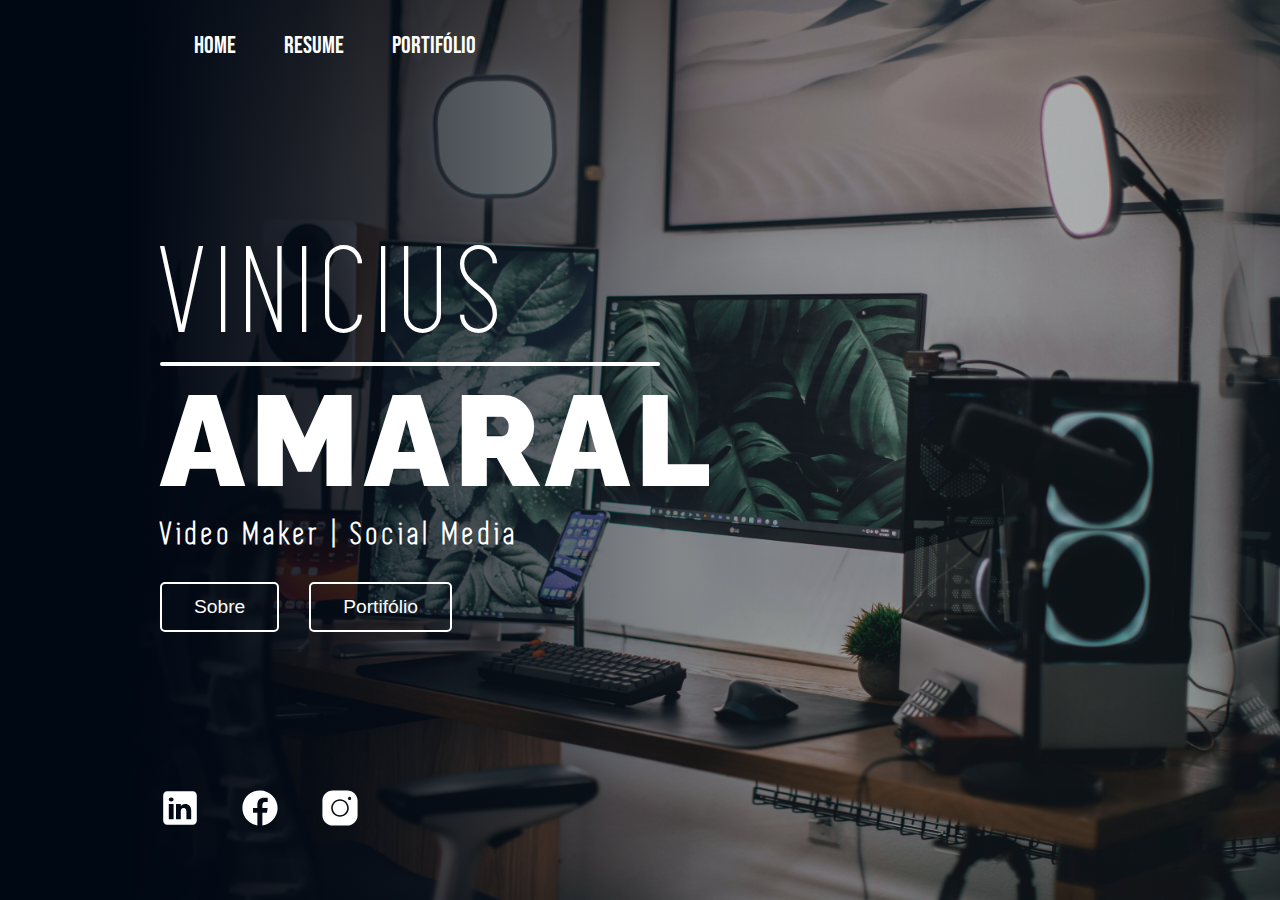
<file: index.html>
<!DOCTYPE html>
<html lang="en">
<head>
    <meta charset="UTF-8">
    <meta name="viewport" content="width=device-width, initial-scale=1.0">
    <title>Por favor da certo agora</title>
    <link rel="stylesheet" href="css/index.css">
</head>
<body>
    <header>
        <nav>
        <span><a href="index.html">Home</a></span>
        <span><a href="about.html">Resume</a></span>
        <span><a href="port.html">Portifólio</a></span>
        </nav>

    </header>
    <section>
        <div id="titulo">
            <h1>
                VINICIUS
            </h1>
            <hr>
            <h1>
                AMARAL
            </h1>
            <h1>Video Maker | Social Media</h1>
        </div>
            <div id="botoes">
                <button type="button" class="botao" onclick="about()">Sobre</button>
                <button type="button" class="botao" onclick="port()">Portifólio</button>
            </div>
    </section>
    <footer>
        <div id="redes">
            <a href=""><svg xmlns="http://www.w3.org/2000/svg" x="0px" y="0px" width="40" height="40" viewBox="0,0,256,256">
<g fill="#ffffff" fill-rule="nonzero" stroke="none" stroke-width="1" stroke-linecap="butt" stroke-linejoin="miter" stroke-miterlimit="10" stroke-dasharray="" stroke-dashoffset="0" font-family="none" font-weight="none" font-size="none" text-anchor="none" style="mix-blend-mode: normal"><g transform="scale(5.12,5.12)"><path d="M41,4h-32c-2.76,0 -5,2.24 -5,5v32c0,2.76 2.24,5 5,5h32c2.76,0 5,-2.24 5,-5v-32c0,-2.76 -2.24,-5 -5,-5zM17,20v19h-6v-19zM11,14.47c0,-1.4 1.2,-2.47 3,-2.47c1.8,0 2.93,1.07 3,2.47c0,1.4 -1.12,2.53 -3,2.53c-1.8,0 -3,-1.13 -3,-2.53zM39,39h-6c0,0 0,-9.26 0,-10c0,-2 -1,-4 -3.5,-4.04h-0.08c-2.42,0 -3.42,2.06 -3.42,4.04c0,0.91 0,10 0,10h-6v-19h6v2.56c0,0 1.93,-2.56 5.81,-2.56c3.97,0 7.19,2.73 7.19,8.26z"></path></g></g>
</svg></a>
            <a href=""><svg xmlns="http://www.w3.org/2000/svg" x="0px" y="0px" width="40" height="40" viewBox="0,0,256,256">
<g fill="#ffffff" fill-rule="nonzero" stroke="none" stroke-width="1" stroke-linecap="butt" stroke-linejoin="miter" stroke-miterlimit="10" stroke-dasharray="" stroke-dashoffset="0" font-family="none" font-weight="none" font-size="none" text-anchor="none" style="mix-blend-mode: normal"><g transform="scale(5.12,5.12)"><path d="M25,3c-12.15,0 -22,9.85 -22,22c0,11.03 8.125,20.137 18.712,21.728v-15.897h-5.443v-5.783h5.443v-3.848c0,-6.371 3.104,-9.168 8.399,-9.168c2.536,0 3.877,0.188 4.512,0.274v5.048h-3.612c-2.248,0 -3.033,2.131 -3.033,4.533v3.161h6.588l-0.894,5.783h-5.694v15.944c10.738,-1.457 19.022,-10.638 19.022,-21.775c0,-12.15 -9.85,-22 -22,-22z"></path></g></g>
</svg></a>
            <a href=""><svg xmlns="http://www.w3.org/2000/svg" x="0px" y="0px" width="40" height="40" viewBox="0,0,256,256">
<g fill="#ffffff" fill-rule="nonzero" stroke="none" stroke-width="1" stroke-linecap="butt" stroke-linejoin="miter" stroke-miterlimit="10" stroke-dasharray="" stroke-dashoffset="0" font-family="none" font-weight="none" font-size="none" text-anchor="none" style="mix-blend-mode: normal"><g transform="scale(5.12,5.12)"><path d="M16,3c-7.17,0 -13,5.83 -13,13v18c0,7.17 5.83,13 13,13h18c7.17,0 13,-5.83 13,-13v-18c0,-7.17 -5.83,-13 -13,-13zM37,11c1.1,0 2,0.9 2,2c0,1.1 -0.9,2 -2,2c-1.1,0 -2,-0.9 -2,-2c0,-1.1 0.9,-2 2,-2zM25,14c6.07,0 11,4.93 11,11c0,6.07 -4.93,11 -11,11c-6.07,0 -11,-4.93 -11,-11c0,-6.07 4.93,-11 11,-11zM25,16c-4.96,0 -9,4.04 -9,9c0,4.96 4.04,9 9,9c4.96,0 9,-4.04 9,-9c0,-4.96 -4.04,-9 -9,-9z"></path></g></g>
</svg></a>
        </div>
    </footer>
    <script src="script/index.js"></script>
</body>
</html>
</file>
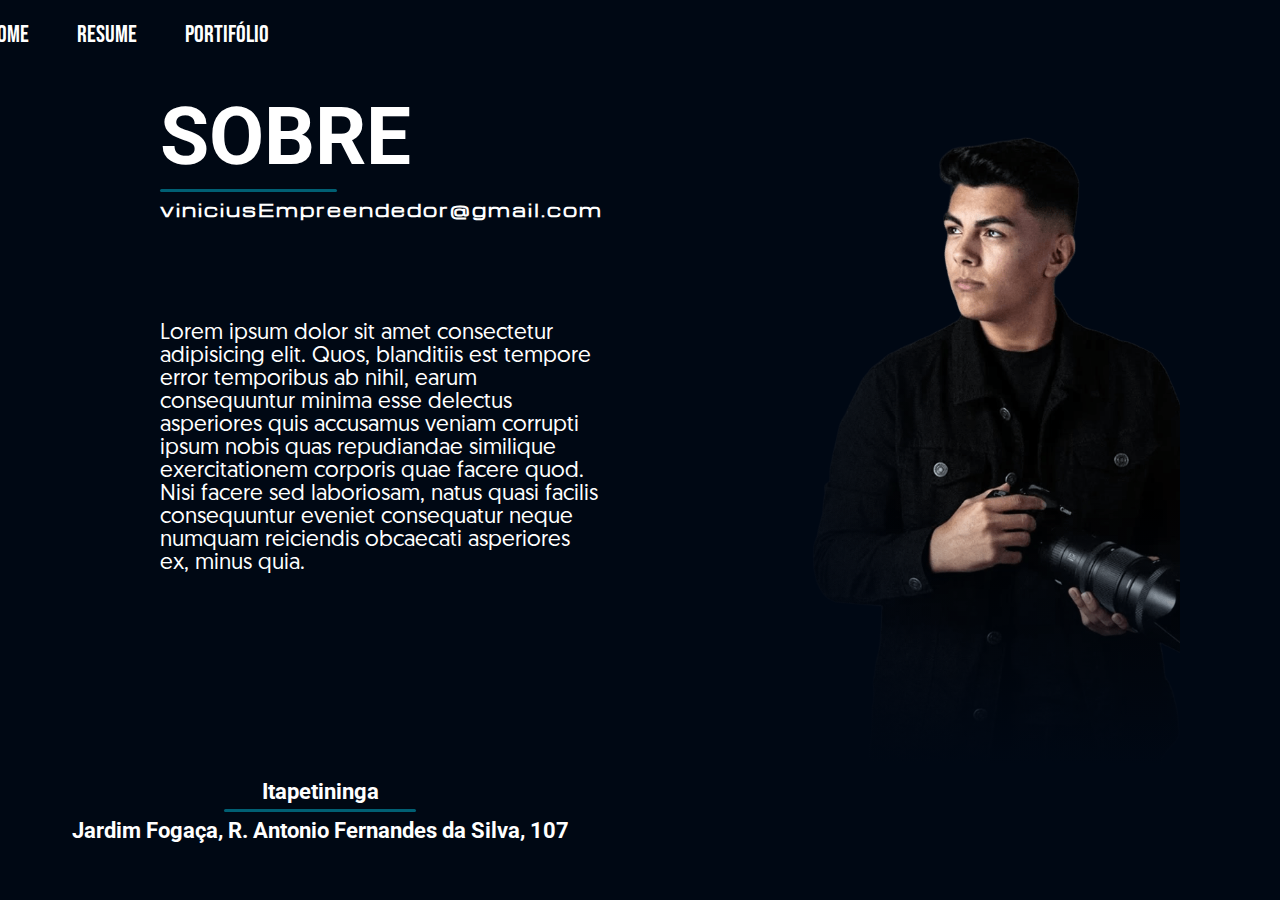
<file: about.html>
<!DOCTYPE html>
<html lang="en">
<head>
    <meta charset="UTF-8">
    <meta name="viewport" content="width=device-width, initial-scale=1.0">
    <title>Document</title>
    <link rel="stylesheet" href="css/about.css">
</head>
<body>
    <header>
        <nav>
        <span><a href="index.html">Home</a></span>
        <span><a href="about.html">Resume</a></span>
        <span><a href="port.html">Portifólio</a></span>
        </nav>
    </header>
    <section>
        <div id="content">
            <div id="titulo">
            <h1>SOBRE</h1>
            <hr>
            <h1>viniciusEmpreendedor@gmail.com</h1>
            </div>
            <div id="sobre">
                <p>Lorem ipsum dolor sit amet consectetur adipisicing elit. Quos, blanditiis est tempore error temporibus ab nihil, earum consequuntur minima esse delectus asperiores quis accusamus veniam corrupti ipsum nobis quas repudiandae similique exercitationem corporis quae facere quod. Nisi facere sed laboriosam, natus quasi facilis consequuntur eveniet consequatur neque numquam reiciendis obcaecati asperiores ex, minus quia.</p>
            </div>

        </div>
        <div id="imagem"></div> 
    </section>
        <footer>
            <div id="local">
                <h1>Itapetininga</h1>
                <hr>
                <h1>Jardim Fogaça, R. Antonio Fernandes da Silva, 107</h1>
            </div>
        </footer>
        
   
</body>
</html>
</file>
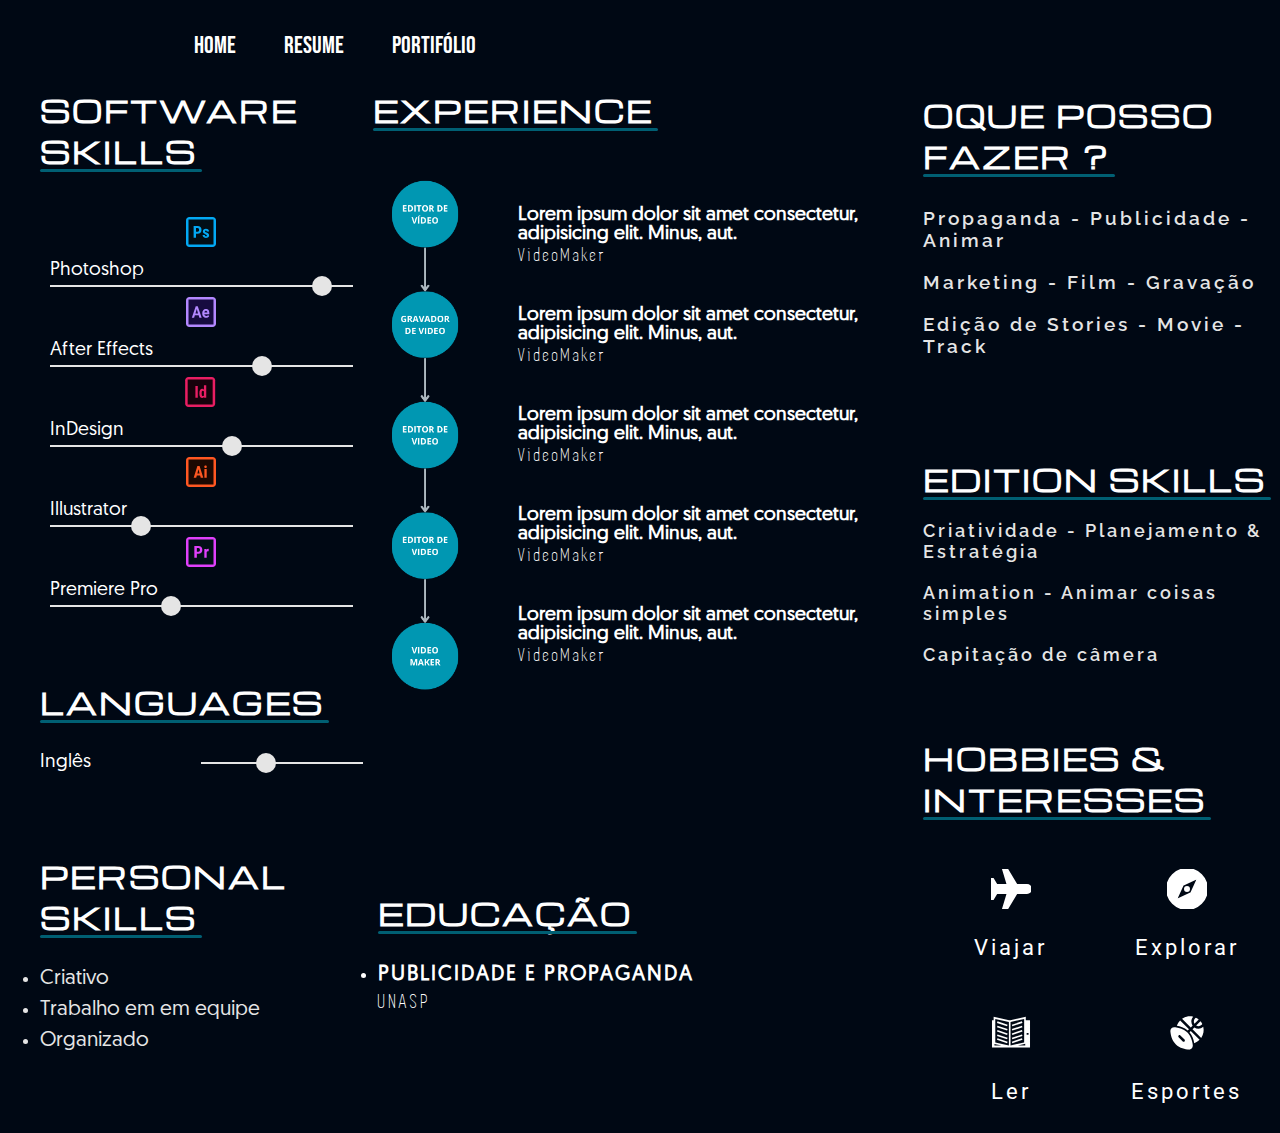
<file: port.html>
<!DOCTYPE html>
<html lang="pt-br">
<head>
    <meta charset="UTF-8">
    <meta name="viewport" content="width=device-width, initial-scale=1.0">

    <title>Document</title>
    <link rel="stylesheet" href="css/port.css">
</head>
<body>
    <header>
        <nav>
        <span><a href="index.html">Home</a></span>
        <span><a href="about.html">Resume</a></span>
        <span><a href="port.html">Portifólio</a></span>
        </nav>

    </header>

    <section>
        <div id="bloco1">
            <div class="title">
                <h1>SOFTWARE SKILLS</h1>
            </div>
            <div id="skillsoft">
            <div class="skill">
                <div class="svg"><svg xmlns="http://www.w3.org/2000/svg" x="0px" y="0px" width="48" height="48" viewBox="0 0 48 48">
<path fill="#03A9F4" d="M6,10c0-2.209,1.791-4,4-4h28c2.209,0,4,1.791,4,4v28c0,2.209-1.791,4-4,4H10c-2.209,0-4-1.791-4-4V10z"></path><path fill="#020F16" d="M20.016,19.174h-2.002v4.434h1.973c0.547,0,0.97-0.179,1.27-0.537s0.449-0.879,0.449-1.563c0-0.71-0.153-1.274-0.459-1.694S20.53,19.181,20.016,19.174z"></path><path fill="#020F16" d="M9,9v30h30V9H9z M23.365,24.789C22.539,25.597,21.393,26,19.928,26h-1.914v5h-2.871V16.781h4.844c1.406,0,2.528,0.437,3.364,1.309s1.255,2.005,1.255,3.398S24.192,23.981,23.365,24.789z M32.682,30.336c-0.709,0.573-1.641,0.859-2.793,0.859c-0.775,0-1.459-0.151-2.051-0.454s-1.057-0.725-1.392-1.265s-0.503-1.123-0.503-1.748h2.627c0.014,0.481,0.125,0.843,0.337,1.084s0.558,0.361,1.04,0.361c0.742,0,1.113-0.335,1.113-1.006c0-0.234-0.112-0.451-0.337-0.649S30,27.052,29.225,26.713c-1.139-0.462-1.922-0.94-2.349-1.436s-0.64-1.11-0.64-1.846c0-0.925,0.334-1.688,1.001-2.29s1.552-0.903,2.651-0.903c1.158,0,2.086,0.3,2.783,0.898s1.045,1.403,1.045,2.412h-2.764c0-0.859-0.357-1.289-1.074-1.289c-0.293,0-0.533,0.091-0.723,0.273s-0.283,0.437-0.283,0.762c0,0.234,0.104,0.441,0.313,0.62s0.699,0.435,1.475,0.767c1.127,0.417,1.922,0.881,2.388,1.392s0.698,1.174,0.698,1.987C33.746,29.005,33.391,29.763,32.682,30.336z"></path>
</svg></div>
                <div class="name">Photoshop</div>
                <div class="bar"><div class="circle"><svg xmlns="http://www.w3.org/2000/svg" viewBox="0 0 512 512" height="20" width="20" fill="#e5e5e5"><!--!Font Awesome Free 6.7.2 by @fontawesome - https://fontawesome.com License - https://fontawesome.com/license/free Copyright 2025 Fonticons, Inc.--><path d="M256 512A256 256 0 1 0 256 0a256 256 0 1 0 0 512z"/></svg></div></div>
            </div>
            <div class="skill">
                <div class="svg"><svg xmlns="http://www.w3.org/2000/svg" x="0px" y="0px" width="48" height="48" viewBox="0 0 48 48">
<path fill="#b388ff" d="M6,10c0-2.209,1.791-4,4-4h28c2.209,0,4,1.791,4,4v28c0,2.209-1.791,4-4,4H10c-2.209,0-4-1.791-4-4 V10z"></path><path fill="#170b40" d="M9,9v30h30V9H9z"></path><path fill="#b388ff" d="M21.183 27.965h-4.555l-.866 2.846H13L17.694 17h2.407l4.719 13.81h-2.762L21.183 27.965zM17.33 25.66h3.152l-1.584-5.17L17.33 25.66zM30.146 31c-.728 0-1.379-.13-1.953-.389-.575-.259-1.062-.614-1.464-1.063-.402-.449-.707-.975-.918-1.579-.21-.604-.316-1.25-.316-1.94v-.37c0-.778.103-1.491.308-2.139.204-.648.496-1.206.875-1.674.377-.468.837-.833 1.376-1.096.54-.262 1.145-.394 1.814-.394.675 0 1.27.122 1.784.365.514.243.945.585 1.295 1.025.349.439.612.969.788 1.589S34 24.645 34 25.404v1.167h-5.966c.04.335.123.639.247.91.124.272.283.504.476.697s.42.343.679.451c.26.108.552.161.875.161.456 0 .878-.093 1.264-.28.387-.186.719-.476.996-.868l1.23 1.508c-.15.234-.338.462-.563.683-.225.221-.491.419-.797.593-.306.174-.65.313-1.035.417C31.022 30.948 30.603 31 30.146 31zM29.861 22.577c-.272 0-.509.052-.715.157-.205.104-.381.25-.528.436-.147.186-.267.409-.359.669-.092.259-.158.547-.198.863h3.481v-.218c-.006-.272-.042-.525-.109-.759-.066-.234-.167-.436-.303-.607-.136-.171-.309-.303-.519-.398C30.398 22.625 30.149 22.577 29.861 22.577z"></path>
</svg></div>
                <div class="name">After Effects</div>
                <div class="bar"><div class="circle"><svg xmlns="http://www.w3.org/2000/svg" viewBox="0 0 512 512" height="20" width="20" fill="#e5e5e5"><!--!Font Awesome Free 6.7.2 by @fontawesome - https://fontawesome.com License - https://fontawesome.com/license/free Copyright 2025 Fonticons, Inc.--><path d="M256 512A256 256 0 1 0 256 0a256 256 0 1 0 0 512z"/></svg></div></div>
            </div>
            <div class="skill">
                <div class="svg"><svg xmlns="http://www.w3.org/2000/svg" x="0px" y="0px" width="48" height="48" viewBox="0 0 48 48">
<path fill="#E91E63" d="M5,10c0-2.209,1.791-4,4-4h28c2.209,0,4,1.791,4,4v28c0,2.209-1.791,4-4,4H9c-2.209,0-4-1.791-4-4V10z"></path><path fill="#16020B" d="M26.283,22.553c-0.508,0-0.879,0.205-1.113,0.615s-0.352,1.14-0.352,2.188v0.732c0,1.042,0.111,1.77,0.332,2.183c0.221,0.413,0.596,0.62,1.123,0.62c0.547,0,0.961-0.244,1.24-0.732v-4.824C27.24,22.813,26.83,22.553,26.283,22.553z"></path><path fill="#16020B" d="M8,9v30h30V9H8z M20.141,31H17.27V16.781h2.871V31z M30.297,31h-2.51l-0.127-1.074c-0.566,0.847-1.295,1.27-2.188,1.27c-1.107,0-1.952-0.423-2.534-1.27s-0.88-2.09-0.894-3.73v-0.801c0-1.731,0.293-3.024,0.879-3.877s1.439-1.279,2.559-1.279c0.814,0,1.49,0.352,2.031,1.055V16h2.783V31z"></path>
</svg></div>
                <div class="name">InDesign</div>
                <div class="bar"><div class="circle"><svg xmlns="http://www.w3.org/2000/svg" viewBox="0 0 512 512" height="20" width="20" fill="#e5e5e5"><!--!Font Awesome Free 6.7.2 by @fontawesome - https://fontawesome.com License - https://fontawesome.com/license/free Copyright 2025 Fonticons, Inc.--><path d="M256 512A256 256 0 1 0 256 0a256 256 0 1 0 0 512z"/></svg></div></div>
            </div>
            <div class="skill">
                <div class="svg"><svg xmlns="http://www.w3.org/2000/svg" x="0px" y="0px" width="48" height="48" viewBox="0 0 48 48">
<path fill="#FF5722" d="M6,10c0-2.209,1.791-4,4-4h28c2.209,0,4,1.791,4,4v28c0,2.209-1.791,4-4,4H10c-2.209,0-4-1.791-4-4V10z"></path><path fill="#1C0802" d="M9,9v30h30V9H9z M23.691,31l-0.762-2.91h-3.916L18.252,31h-3.037l4.443-14.219h2.627L26.758,31H23.691z M30.85,31h-2.773V20.434h2.773V31z M30.552,18.754c-0.271,0.28-0.636,0.42-1.099,0.42s-0.828-0.14-1.099-0.42s-0.405-0.632-0.405-1.055c0-0.43,0.137-0.781,0.41-1.055s0.639-0.41,1.094-0.41s0.82,0.137,1.094,0.41s0.41,0.625,0.41,1.055C30.957,18.122,30.822,18.474,30.552,18.754z"></path><path fill="#1C0802" d="M19.639 25.697L22.295 25.697 20.967 20.629z"></path>
</svg></div>
                <div class="name">Illustrator</div>
                <div class="bar"><div class="circle"><svg xmlns="http://www.w3.org/2000/svg" viewBox="0 0 512 512" height="20" width="20" fill="#e5e5e5"><!--!Font Awesome Free 6.7.2 by @fontawesome - https://fontawesome.com License - https://fontawesome.com/license/free Copyright 2025 Fonticons, Inc.--><path d="M256 512A256 256 0 1 0 256 0a256 256 0 1 0 0 512z"/></svg></div></div>
            </div>
            <div class="skill">
                <div class="svg"><svg xmlns="http://www.w3.org/2000/svg" x="0px" y="0px" width="48" height="48" viewBox="0 0 48 48">
<path fill="#e040fb" d="M6,10c0-2.209,1.791-4,4-4h28c2.209,0,4,1.791,4,4v28c0,2.209-1.791,4-4,4H10c-2.209,0-4-1.791-4-4 V10z"></path><path fill="#020f16" d="M9,9v30h30V9H9z M21.016,19.174h-2.002v4.434h1.973c0.547,0,0.97-0.179,1.27-0.537 s0.449-0.879,0.449-1.563c0-0.71-0.153-1.274-0.459-1.694S21.53,19.181,21.016,19.174z M24.365,24.789 C23.539,25.597,22.393,26,20.928,26h-1.914v5H16V16.781h4.987c1.406,0,2.528,0.437,3.364,1.309s1.255,2.005,1.255,3.398 S25.192,23.981,24.365,24.789z M33.2,23.1L32.3,23c-0.8,0-1.3,0.3-1.5,1v7H28V20.4h2.6l0.1,1.1c0.4-0.9,1-1.3,1.8-1.3 c0.3,0,0.6,0,0.8,0.1L33.2,23.1z"></path>
</svg></div>
                <div class="name">Premiere Pro</div>
                <div class="bar"><div class="circle"><svg xmlns="http://www.w3.org/2000/svg" viewBox="0 0 512 512" height="20" width="20" fill="#e5e5e5"><!--!Font Awesome Free 6.7.2 by @fontawesome - https://fontawesome.com License - https://fontawesome.com/license/free Copyright 2025 Fonticons, Inc.--><path d="M256 512A256 256 0 1 0 256 0a256 256 0 1 0 0 512z"/></svg></div></div>
            </div>
            </div>
        </div>
        <div id="bloco2">
            <div class="title">
                <h1>LANGUAGES</h1>
            </div>
            <div id="languages">
                <div class="name">Inglês</div>
                <div class="bar"><div class="circle"><svg xmlns="http://www.w3.org/2000/svg" viewBox="0 0 512 512" height="20" width="20" fill="#e5e5e5"><!--!Font Awesome Free 6.7.2 by @fontawesome - https://fontawesome.com License - https://fontawesome.com/license/free Copyright 2025 Fonticons, Inc.--><path d="M256 512A256 256 0 1 0 256 0a256 256 0 1 0 0 512z"/></svg></div></div>
            </div>
        </div>
        <div id="bloco3">
            <div class="title">
                <h1>PERSONAL SKILLS</h1>
            </div>
            <div class="persoSkill">
                <ul>
                    <li>Criativo</li>
                    <li>Trabalho em em equipe</li>
                    <li>Organizado</li>
                </ul>
            </div>
        </div>
        <div id="bloco4">
            <div class="title">
                <h1>EXPERIENCE</h1>
            </div>
            <div id="experience">
                <div id="canva">
                    <img src="assets/imgs/EDITOR DE VÍDEO.png" alt="">
                </div>
                <div id="desc">
                    <div class="exp">
                        <h2>Lorem ipsum dolor sit amet consectetur, adipisicing elit. Minus, aut.</h2>
                        <p>VideoMaker</p>
                    </div>
                    <div class="exp">
                        <h2>Lorem ipsum dolor sit amet consectetur, adipisicing elit. Minus, aut.</h2>
                        <p>VideoMaker</p>
                    </div>
                    <div class="exp">
                        <h2>Lorem ipsum dolor sit amet consectetur, adipisicing elit. Minus, aut.</h2>
                        <p>VideoMaker</p>
                    </div>
                    <div class="exp">
                        <h2>Lorem ipsum dolor sit amet consectetur, adipisicing elit. Minus, aut.</h2>
                        <p>VideoMaker</p>
                    </div>
                    <div class="exp">
                        <h2>Lorem ipsum dolor sit amet consectetur, adipisicing elit. Minus, aut.</h2>
                        <p>VideoMaker</p>
                    </div>
                </div>
            </div>
        </div>
        <div id="bloco5">
            <div class="title">
                <h1>EDUCAÇÃO</h1>
            </div>
            <div id="education">
                <h2>PUBLICIDADE E PROPAGANDA</h2>
                <p>UNASP</p>
            </div>
        </div>
        <div id="bloco6">
            <div class="title">
                <h1>OQUE POSSO FAZER ?</h1>
            </div>
            <div id="does">
                <p>Propaganda - Publicidade - Animar</p>
                <p>Marketing - Film - Gravação</p>
                <p>Edição de Stories - Movie - Track</p>
            </div>
        </div>
        <div id="bloco7">
            <div class="title">
                <h1>EDITION SKILLS</h1>
            </div>
            <div id="editionSkill">
                <p>Criatividade - Planejamento & Estratégia</p>
                <p>Animation - Animar coisas simples</p>
                <p>Capitação de câmera</p>
            </div>
        </div>
        <div id="bloco8">
            <div class="title">
                <h1>HOBBIES & INTERESSES</h1>
            </div>
            <div id="hobbies">
                <div class="hob">
                    <div class="svg"><img src="assets/svg/airplane-svgrepo-com (1).svg" alt=""></div>
                    <div class="hobDesc">
                        <p>Viajar</p>
                    </div>
                </div>
                <div class="hob">
                    <div class="svg"><img src="assets/svg/explore-svgrepo-com (2).svg" alt=""></div>
                    <div class="hobDesc">
                        <p>Explorar</p>
                    </div>
                </div>
                <div class="hob">
                    <div class="svg"><img src="assets/svg/culture-svgrepo-com (1).svg" alt=""></div>
                    <div class="hobDesc">
                        <p>Ler</p>
                    </div>
                </div>
                <div class="hob">
                    <div class="svg"><img src="assets/svg/sports-svgrepo-com (1).svg" alt=""></div>
                    <div class="hobDesc">
                        <p>Esportes</p>
                    </div>
                </div>
            </div>
        </div>

    </section>

</body>
</html>
</file>
<file: css/index.css>
*{
    margin: 0;
    box-sizing: border-box;
    padding: 0;

}
body{
    
    
    background: linear-gradient(to left, transparent 10%, #000814 90%), linear-gradient(to right, transparent 60%, #000814 150%), url(../assets/imgs/Setup\ pc.jpg) no-repeat;
    
    background-size: cover;
    width: 100vw;
    height: 100vh;
    
}
header{
    display: flex;
    width: 100vw;
    height: 10vh;
    
    align-items: center;
    justify-content: start;
}
header > nav{
    display: flex;
    justify-content: center;
    width: 20%;
    height: 50px;
    gap: 3rem;
    padding-left: 30px;
    
    
}
a{
     text-decoration: none;
     color: #fff;
    

      
}
   span{
     font-size: 1.5rem;
     font-family: "bebas";
     position: relative;
     transition: all 0.5s;
   }
       
    

    span::before{
        content: "";
        position: absolute;
        left: 0px;
        bottom: 20px;
        border-radius: 2px;
        width: 100%;
        transform: scaleX(0);
        height: 3px;
        background-color: #fff;
        color: #fff;
        transition: all 0.5s;
        
        
      
        
     }

     span:hover::before{
        transform: scaleX(1);
        

     }
     


section{
    display: flex;
    flex-direction: column;
    width: 100vw;
    height: 75vh;
    color: #fff;
    padding: 0rem 10rem;
    gap: 30px;
    justify-content: center;
    
}

#titulo{
    font-size: 4rem;
    width: 500px;
    height: auto;

}
#titulo > h1:nth-of-type(1){
    font-family: 'simplifica';
    font-weight: 400;
    letter-spacing: 10px;
}
#titulo > h1:nth-of-type(2){
    font-family: 'raleway';
    font-weight: 900;
    letter-spacing: 5px;
}
#titulo > h1:nth-of-type(3){
    font-family: 'Simplifica';
    font-weight: 600;
    letter-spacing: 5px;
    font-size: 2rem;
}

#titulo > hr{
    width: 100%;
    height: 4px;
    background-color: #fff;
    border-radius: 5px;
    border: 0;

}

#botoes{
    display: flex;
    gap: 30px;
    width: 70%;
    height: 50px;
}
.botao{
    font-size: 1.2rem;
    color: #fff;
    padding: 0rem 2rem 0rem 2rem;
    border-radius: 5px;
    border: solid 2px #fff;
    background-color: transparent;

    width: auto;
    &:hover{
    background-color: #fff;
    color: black;
    cursor: pointer;
    transition: all 0.2s;
}
}


footer{
    display: flex;
    height: 10vh;
    padding-left: 10rem;
    align-items: center;
    
   
}
#redes{
    display: flex;
    gap: 40px;
    width: 150px;
    align-items: center;
    justify-content: start;
    height: auto;
}



@media (max-width: 800px) {
    
    section{
        padding: 0;
    }
    #redes{
    display: flex;
    gap: 50px;
    width: 100%;
    align-items: normal;
    justify-content: center;
   
}
    #titulo{
        display: flex;
        
        width: 100%;
        flex-direction: column;
        align-items: center;
    }
    #titulo > hr{
        width: 30%;

    }
    #botoes{
        width: 100%;
        justify-content: center;
    }
    footer{
    display: flex;
    height: 10vh;
    padding-left: 0;
    align-items: center;
    
   
}




}


@media (max-width: 500px) {


    html, body{
        overflow-x: hidden;
    }
    #titulo{
    font-size: 3rem;
    width: 100%;
    height: auto;

}
#titulo > h1:nth-of-type(3){
    font-family: 'Simplifica';
    font-weight: 600;
    letter-spacing: 5px;
    font-size: 1.4rem;
}
body{
    
    
    background: linear-gradient(to bottom, transparent 20%, #000814 100%), url(../assets/imgs/Setup\ pc.jpg) no-repeat;
    
    background-size: auto 100%;
    width: 100vw;
    height: 100vh;
    
}
}











 @media (max-width: 1400px) {
      

     header{
    display: flex;
    width: 100vw;
    height: 10vh;
    
    align-items: center;
    justify-content: start;
}
header > nav{
    display: flex;
    justify-content: center;
    align-items: center;
    width: 50%;
    
    height: 50px;
    gap: 3rem;
    padding-left: 30px;
    
    
}
a{
     text-decoration: none;
     color: #fff;
    

      
}
span{
     font-size: 1.5rem;
     font-family: "bebas";
     height: max-content;
     position: relative;
     transition: all 0.5s;
   }
   span::before{
        bottom: 0px;
     }
 }





 @media (max-width: 1090px) {

    header{
    display: flex;
    width: 100%;
    height: 10vh;
    
    align-items: center;
    justify-content: start;
}
header > nav{
    display: flex;
    justify-content: center;
    width: 100%;
    height: 50px;
    gap: 3rem;
    padding-left: 30px;
    
    
}
}


@font-face {
    font-family: "Bebas";
    src: url(../assets/fonts/BebasNeue-Regular.ttf);
}

@font-face {
    font-family: "Geomanist";
    src: url(../assets/fonts/Geomanist-Regular.otf);
}

@font-face {
    font-family: "michroma";
    src: url(../assets/fonts/Michroma-Regular.ttf);
}

@font-face {
    font-family: "Raleway";
    src: url(../assets/fonts/Raleway-VariableFont_wght.ttf);
}

@font-face {
    font-family: "Roboto";
    src: url(../assets/fonts/Roboto-VariableFont_wdth\,wght.ttf);
}
@font-face {
    font-family: "SIMPLIFICA";
    src: url(../assets/fonts/SIMPLIFICA\ Typeface.ttf);
}
</file>
<file: css/about.css>
*{
    margin: 0;
    box-sizing: border-box;
    padding: 0;

}

body{
    
    
    background: #000814;
    
    background-size: cover;
    width: 100vw;
    height: 100vh;
    
}

header{
    display: flex;
    width: 100vw;
    height: 10vh;
    
    align-items: center;
    justify-content: start;
}
header > nav{
    display: flex;
    justify-content: center;
    width: 20%;
    height: 50px;
    gap: 3rem;
    
    
}
a{
     text-decoration: none;
     color: #fff;
    

      
}
   span{
     font-size: 1.5rem;
     font-family: "bebas";
     position: relative;
     transition: all 0.5s;
   }
       
    

    span::before{
        content: "";
        position: absolute;
        left: 0px;
        bottom: 20px;
        border-radius: 2px;
        width: 100%;
        transform: scaleX(0);
        height: 3px;
        background-color: #fff;
        color: #fff;
        transition: all 0.5s;
        
        
      
        
     }

     span:hover::before{
        transform: scaleX(1);
        

     }
     section{
        display: flex;
        width: 100vw;
        height: 75vh;
        color: #fff;
        padding: 0rem 0rem 0rem 10rem;
        gap: 20%;
        justify-content: center;
        align-items: center;
     }
     #content{
        display: flex;
        flex-direction: column;
        gap: 100px;
        width: 50%;
        height: 100%;
        justify-content: flex-start;
     }
     #titulo{
        font-size: 2.5rem;
        display: flex;
        font-family: "roboto";
        font-weight: 900;
        flex-direction: column;
        gap: 5px;
     }
     #titulo > hr{
        border: 0;
        width: 40%;
        height: 3px;
        font-weight: lighter;
        border-radius: 5px;
        background-color: #005f73;
     }
     #titulo > h1:nth-of-type(2){
        font-size: 1.1rem;
        font-family: "michroma";
        letter-spacing: 2px;
    }

    #sobre{
        font-size: 1.4rem;
        font-family: "geomanist";
        

    }
     #imagem{
        width: 70%;
        height: 100%;
        right: 100px;   
        position: relative;
        background: linear-gradient(to bottom, transparent 60%, #000814 100%), linear-gradient(to left, transparent 50%, #000814 100%), url(../assets/imgs/Vini\ recortado.png);
        background-size: cover;
    

     }

     footer{
        height: 10vh;
        width: 100%;
        color: #fff;
       
        display: flex;
     }
     #local{
        display: flex;
        flex-direction: column;
        font-size: 0.7rem;
        font-family: "roboto";
        width: 50%;
        height: 100%;
        justify-content: center;
        align-items: center;
        gap: 5px;
       
     }
     hr{
        width: 30%;
        height: 3px;
        
        background-color: #005f73;
        border-radius: 4px;
        border: 0;
     }






     


     @font-face {
    font-family: "Bebas";
    src: url(../assets/fonts/BebasNeue-Regular.ttf);
}

@font-face {
    font-family: "Geomanist";
    src: url(../assets/fonts/Geomanist-Regular.otf);
}

@font-face {
    font-family: "michroma";
    src: url(../assets/fonts/Michroma-Regular.ttf);
}

@font-face {
    font-family: "Raleway";
    src: url(../assets/fonts/Raleway-VariableFont_wght.ttf);
}

@font-face {
    font-family: "Roboto";
    src: url(../assets/fonts/Roboto-VariableFont_wdth\,wght.ttf);
}
@font-face {
    font-family: "SIMPLIFICA";
    src: url(../assets/fonts/SIMPLIFICA\ Typeface.ttf);
}
</file>
<file: css/port.css>
*{
    margin: 0;
    box-sizing: border-box;
    padding: 0;
    transition: all 0.2s;
    
}

body{
    
    background: linear-gradient(to left, transparent 10%, #000814 100%), linear-gradient(to right, transparent 30%, #000814 150%), linear-gradient(to bottom, transparent 50%, #000814 100%), url(https://images.unsplash.com/photo-1490810194309-344b3661ba39?fm=jpg&q=60&w=3000&ixlib=rb-4.1.0&ixid=M3wxMjA3fDB8MHxzZWFyY2h8N3x8dmlkZW8lMjBlZGl0aW5nfGVufDB8fDB8fHww) ;
    background-repeat: no-repeat;    
    background-size: cover;
    background-color: #000814;
    width: 100vw;
    height: 100vh;
    
    
}

header{
    display: flex;
    width: 100vw;
    height: 10vh;
    
    align-items: center;
    justify-content: start;
}
header > nav{
    display: flex;
    justify-content: center;
    width: 20%;
    height: 50px;
    gap: 3rem;
    padding-left: 30px;
    
    
}
a{
     text-decoration: none;
     color: #fff;
    

      
}
   span{
     font-size: 1.5rem;
     font-family: "bebas";
     position: relative;
     transition: all 0.5s;
   }
       
    

    span::before{
        content: "";
        position: absolute;
        left: 0px;
        bottom: 20px;
        border-radius: 2px;
        width: 100%;
        transform: scaleX(0);
        height: 3px;
        background-color: #fff;
        color: #fff;
        transition: all 0.5s;
        
        
      
        
     }

     span:hover::before{
        transform: scaleX(1);
        

     }
     section{
        height: 90vh;
        width: 100vw;
        display: grid;
        grid-template-columns: repeat(3, 1fr );
        grid-template-rows: repeat(3, 1fr);
        grid-auto-flow: column;
        gap: 10px;
     }
     section > div{
        display: flex;
        justify-content: center;
      
        flex-direction: column;
        
      
        color: white;
     }
     #bloco4{
        grid-row: 1/3;
     }
     #bloco1{
        height: 400px;
        padding-left: 40px;
        display: flex;
        align-items: start;
        gap: 30px;
        justify-content: start;

     }
     .title{
        font-size: 1rem;
        font-family: "michroma";
        

     }
     svg{
        transition: all 0.5s;
     }
     svg:hover{
        transform: scale(1.2);
       

     }
     .title > h1{
        letter-spacing: 2px;
        position: relative;
        
        display: inline;
     }
     .title > h1::before{
        content: '';
        width: calc(100% + 5px);
        transform: scaleX(1);
        position: absolute;
        bottom: 0;
        border: 0;
        height: 3px;
        border-radius: 5px;
        background-color: #005f73;
     }
     .title > hr{
        
       
     }
     #skillsoft{
        display: flex;
        flex-direction: column;
        justify-content: center;
        align-items: center;
        width: max-content;
        padding: 10px;
        gap: 5px;
        height: auto;
       
     }
     .skill{
        display: flex;
        width: 100%;
        justify-content: start;
        gap: 30px;
        align-items: center;
     }
     .name{
        font-size: 1.2rem;
        font-family: geomanist;
        width: 100px;
     }
     .bar{
        width: 350px;
        height: 2px;
        background-color: #e5e5e5;
        transition: all 1s ease-in-out;
        position: relative;
        display: flex;
        align-items: center;
        
     }
     .circle{
        position: relative;
        
        display: flex;
        justify-content: center;
        align-items: center;
     }
    
    #skillsoft > .skill:nth-of-type(1) > .bar > .circle{
        left: 90%;
        transform: translate(-50%);
     }
     
    #skillsoft > .skill:nth-of-type(2) > .bar > .circle{
        left: 70%;
        transform: translate(-50%);
     }
     
    #skillsoft > .skill:nth-of-type(3) > .bar > .circle{
        left: 60%;
        transform: translate(-50%);
     }
     
    #skillsoft > .skill:nth-of-type(4) > .bar > .circle{
        left: 30%;
        transform: translate(-50%);
     }

    #skillsoft > .skill:nth-of-type(5) > .bar > .circle{
        left: 40%;
        transform: translate(-50%);
     }
     

     #bloco2{
        
        height: 200px;
        padding-left: 40px;
        display: flex;
        align-items: left;
        gap: 30px;
        justify-content: center;

     

     }
     #languages{
        display: flex;
        flex-direction: row;

        align-items: center;
        justify-content: start;
       
     }
     
     #languages > .bar > .circle{
        left: 40%;
        transform: translate(-50%);
     }

     #bloco3{
        height: 200px;
        padding-left: 40px;
        display: flex;
        align-items: left;
        gap: 30px;
        justify-content: center;


     }

     .persoSkill{
        font-size: 1.3rem;
        font-family: "geomanist";
        
     }
     .persoSkill > ul{
        display: flex;
        flex-direction: column;
        gap: 10px;
        color: #e5e5e5;
     }

     #bloco4{
        height: 100%;
        display: flex;
        align-items: start;
        gap: 30px;
        justify-content: start;
      
     }
     #experience{
        display: flex;
       
        flex-direction: row;
        gap: 30px;
        align-items: center;
        justify-content: center;
     }

     #desc{
        display: flex;
        flex-direction: column;
        gap: 32px;
        padding: 10px;
        height: 550px;
        justify-content: center;
        align-items: center;
        
     }

     #canva{
        width: 105px;
        
        display: flex;
        justify-content: center;
        
        height: 550px;
        align-items: center;
        
     }
     .exp > h2{
        font-family: "geomanist";
        font-size: 1.3rem;
     }
     .exp > p{
        font-family: "simplifica";
        font-size: 1.3rem;
        letter-spacing: 3px;
     }
     #canva > img{
        width: 500px;
        transform: scale(2.1);
   
        position: relative;
        -webkit-user-drag: none;
     }


     #bloco5{
        height: 200px;
        padding: 5px;
        display: flex;
        align-items: left;
        gap: 30px;
        justify-content: center;

     }
     #education{
        display: flex;
        flex-direction: column;
        gap: 5px;
     }

     #education > h2{
        font-family: "geomanist";
        display: list-item;
        font-size: 1.3rem;
        font-weight: 900;
        letter-spacing: 2px;
     }

     #education > p{
        font-family: "simplifica";
        font-size: 1.3rem;
        letter-spacing: 3px;
     }





     #bloco6{
        height: 250px;
        padding: 5px;
     
        position: relative;
        display: flex;
        align-items: start;
        
        gap: 30px;
        justify-content: start;

     }
     
     #does{
        font-family: "raleway";
        font-size: 1.2rem;
        display: flex;
       
        gap: 20px;
        flex-direction: column;
        letter-spacing: 3px;
        font-weight: 600;
        color: #e5e5e5;
     }

     #bloco7{
        height: 200px;
        padding: 5px;
        display: flex;
        align-items: left;
        gap: 20px;
        top: -80%;
        position: relative;
        justify-content: center;

     }
     #editionSkill{
        font-family: "raleway";
        font-size: 1.2rem;
        letter-spacing: 3px;
        font-weight: 600;
        display: flex;
        justify-content: center;
        flex-direction: column;
        gap: 20px;
       
        color: #e5e5e5;

     }



     #bloco8{
        height: 400px;
      
        padding: 5px;
        display: flex;
        position: relative;
        align-items: left;
        gap: 20px;
        top: -30%; 
        justify-content: center;

     }
     #hobbies{
      align-self: center;
      display: grid;
      grid-template-columns: repeat(2, 2fr);
      grid-template-rows: repeat(2, 1fr);
      
      height: 100%;
      
      justify-items: start;
      
      width: 100%;
      
     }
     .hob{

      display: flex;
      justify-content: center;
      align-items:center;
      width: 100%;
       
      height: 100%;
      flex-direction: column;
      gap: 20px;
     }
     .hob > .svg{
         height: 50px;
         width: 50px;
         display: flex;
         justify-content: center;
         align-items: center;


     }
     .hob > .svg > img{
      width: 20px;
      transform: scale(2);
      transition: all 0.5s;
     }
     .hob > .svg > img:hover{
      width: 20px;
      transform: scale(2.2);

     }
     
     .hobDesc{
      font-size: 1.4rem;
      font-family: "roboto";
      letter-spacing: 3px;
     }
      @media (min-height: 1000px), (max-height: 1912px) {
         #bloco7{
        height: 100%;
        
        padding: 5px;
        flex-direction: column;
        display: flex;
        align-items: left;
        gap: 20px;
        top: none;
        position: relative;
        justify-content: center;
        
     }
     
     }


     @media (max-width: 1660px) {
      section{
        height: 100vh;
        width: 100vw;
   
        gap: 10px;
     }   
      
      section > div{
        display: flex;
        justify-content: center;
       
        flex-direction: column;
        
      
        color: white;
     }

     #bloco4{
        height: 100%;
        display: flex;
        align-items: start;
        gap: 30px;
        justify-content: start;
      
     }
     

     

     
     .exp > h2{
        font-family: "geomanist";
        font-size: 1.2rem;
     }
     .exp > p{
        font-family: "simplifica";
        font-size: 1.2rem;
        letter-spacing: 3px;
     }
     #canva > img{
        width: 500px;
        transform: scale(2.2);
         
        position: relative;
        -webkit-user-drag: none;
     }
     #bloco1{
      height: 500px;
      width: 100%;
      
     }
     .bar{
      width: 250px;
     }

     #bloco6{
      width: 100%;
     }
     #bloco7{
        height: 100%;
        padding: 5px;
        display: flex;
        align-items: left;
        gap: 20px;
        top: none;
        position: relative;
        justify-content: center;

     }
     #bloco8{
      width: 100%;
     }
     #editionSkill{
      font-size: 1.1rem;
     }

     }










     @media (max-width: 1560px) {
            #bloco1{
        height: 400px;
        padding-left: 40px;
        width: 100%;
        display: flex;
        align-items: start;
        gap: 30px;
       
        justify-content: start;

     }
     .title{
        font-size: 0.9rem;
        font-family: "michroma";
        

     }
     svg{
        transition: all 0.5s;
     }
     svg:hover{
        transform: scale(1.2);
       

     }
     .title > h1{
        letter-spacing: 2px;
        position: relative;
        
        display: inline;
     }
     .title > h1::before{
        content: '';
        width: calc(100% + 5px);
        transform: scaleX(1);
        position: absolute;
        bottom: 0;
        border: 0;
        height: 3px;
        border-radius: 5px;
        background-color: #005f73;
     }
     
     #skillsoft{
        display: flex;
        flex-direction: column;
        justify-content: center;
        align-items: center;
        width: max-content;
        width: 100%;
        padding: 10px;
        gap: 5px;
        height: auto;
       
     }
     .skill{
        display: flex;
        width: 100%;
        justify-content: start;
        gap: 30px;
        align-items: center;
     }
     .name{
        font-size: 1.2rem;
        font-family: geomanist;
        width: 100%;
        
     }
     .bar{
        width: 100%;
        height: 2px;
        background-color: #e5e5e5;
        transition: all 1s ease-in-out;
        position: relative;
        display: flex;
        align-items: center;
        
     }
     .circle{
        position: relative;
        
        display: flex;
        justify-content: center;
        align-items: center;
     }

      #bloco2{
        
        height: 200px;
        padding-left: 40px;
        display: flex;
        align-items: left;
        gap: 30px;
        justify-content: center;

     

     }
     #languages{
        display: flex;
        flex-direction: row;

        align-items: center;
        justify-content: start;
       
     }
     
     #languages > .bar > .circle{
        left: 40%;
        transform: translate(-50%);
     }

     #bloco3{
        height: 200px;
        padding-left: 40px;
        display: flex;
        align-items: left;
        gap: 30px;
        justify-content: center;


     }
     .canva{
     
      
      transform: scale(1.9);
     }
     .canva > img{
       width: 10px;
       
     }
     .exp{
      font-size: 0.7rem;
      
     }
     #desc{
      
      height: 100%;
      width: 400px ;
      gap: 40px;
     }

     #bloco6{
      height: max-content;
      grid-row: 1/2;
     }
    
     #bloco7{
        height: 100%;
        padding: 5px;
        display: flex;
        align-items: left;
        gap: 20px;
        grid-row: 2/3;
        position: relative;
        justify-content: center;

     }
     .persoSkill{
        font-size: 1.3rem;
        font-family: "geomanist";
        
     }
     .persoSkill > ul{
        display: flex;
        flex-direction: column;
        gap: 10px;
        color: #e5e5e5;
     }

     .bloco8{
         width: 100%;
     }

     }


     @media (max-width: 1400px) {
      #skillsoft{
        display: flex;
        flex-direction: column;
        justify-content: center;
        align-items: center;
        width: 100%;
        padding: 10px;
        gap: 50   px;
        height: 100%;
       
     }
      .skill{
         align-items: center;
         justify-content: center;
         gap: 5px;
         flex-direction: column;
      }
      
      #bloco1{
        height: 100%;
        padding-left: 40px;
        display: flex;
        align-items: start;
        gap: 30px;
        justify-content: start;

     }
     .svg > svg{
      height: 40px;
      width: 40px;
      transform: scale(1);
     }
     .svg:hover > svg{
      transform: scale(2);
     }
     #bloco7{
        height: 100%;
        padding: 5px;
        flex-direction: column;
        display: flex;
        align-items: left;
        
        gap: 20px;
        top: none;
        position: relative;
        justify-content: center;

     }
     
     
     
     .name{
        font-size: 1.2rem;
        font-family: geomanist;
        width: 100%;
     }
     .bar{
        width: 100%;
        height: 2px;
        background-color: #e5e5e5;
        transition: all 1s ease-in-out;
        position: relative;
        display: flex;
        align-items: center;
        
     }
     .circle{
        position: relative;
        
        display: flex;
        justify-content: center;
        align-items: center;
     }

     #bloco2{
      position: relative;
      
     }
     #bloco8{
      grid-row: 3/4;
     }

     header{
    display: flex;
    width: 100vw;
    height: 10vh;
    
    align-items: center;
    justify-content: start;
}
header > nav{
    display: flex;
    justify-content: center;
    align-items: center;
    width: 50%;
    
    height: 50px;
    gap: 3rem;
    padding-left: 30px;
    
    
}
a{
     text-decoration: none;
     color: #fff;
    

      
}
   span{
     font-size: 1.5rem;
     font-family: "bebas";
     height: max-content;
     position: relative;
     transition: all 0.5s;
   }
       
    span::before{
        bottom: 0px;
     }

     }








     


     @media (max-width: 1090px) {
         
     #bloco5{
      justify-content: start;
      padding: 0;
      width: 100%;
      height: 100%;
      grid-column: 1/1;
      grid-row: 4/5           ;
      padding-left: 20px;
     }
     #bloco4{
        grid-column: 2/2;
        width: 100%;
        grid-row: 2/4;
        height: 100%;
        justify-content: start;
      padding: 0;
     
     }
     #experience{
      width: 100%;
     }
     #canva{
      width: 50px;
     }
     .exp > h2{
      font-size: 1rem;
     }
     .exp > p{
      font-size: 1rem;
     }
     #canva > img{
      transform: scale(2);
     }
     #desc{
      width: 100%;
     }
     #bloco2{
      width: 100%;
      padding: 10px;
      justify-content: start;
      height: 100%;
      
     }
     #bloco1{
      grid-row: 1/3;
      width: 100%;
      grid-column: 1/1;
      
      
     height: 100%;
      padding-left: 0px;
     }
     #bloco1 > .title{
      padding-left: 40px;
     }
     #skillsoft{
      justify-content: center;
      align-items: center;
      
      
     }
     #bloco3{
      width: 100%;
      grid-column: 1/1;
      grid-row: 3/4  ;
     }
     
     #languages{
      gap: 0;
     }
     #languages > .bar{
        
      width: 100%;
     }

     #bloco7{
      grid-column: 1/1;
      height: max-content;
      justify-content: start;
      padding: 0;
      height: 100%;
      width: 100%;
      grid-row: 6/7        ;
      position: relative;
      top: none;
     }
     #bloco8{
        width: 100%;
        height: 100%;
        padding: 5px;
        display: flex;
        grid-row: 5/6      ;
        position: relative;
        align-items: left;
        grid-column: 2/2;
        gap: 20px;
        top: 0; 
        justify-content: center;

     }
     

     #bloco6{
      position: relative;
      top: 0;
      grid-row: 4/5  ;
      height: 100%;
      width: 100%;
      justify-content: start;
      padding: 0;
     }

     .svg:hover > svg{
         transform: scale(1.5);
     }
     body{
    
    background: linear-gradient(), linear-gradient(), linear-gradient(to bottom, transparent 20%, #000814 40%), url(../assets/imgs/Vini\ recortado.png);
    
    background-color: #000814;
    
    
    
}
   html, body {
  overflow-x: hidden;
  margin: 0;
  padding: 0;
  width: 100%;
  height: 100%;
}

   header{
    display: flex;
    width: 100%;
    height: 10vh;
    
    align-items: center;
    justify-content: start;
}
header > nav{
    display: flex;
    justify-content: center;
    width: 100%;
    height: 50px;
    gap: 3rem;
    padding-left: 30px;
    
    
}
section{
        height: max-content;
        width: 100%;
        padding: 20px;
        display: grid;
        grid-template-columns: repeat(2, 1fr );
        grid-template-rows: minmax(200px, 200px) repeat(10, 1fr);
        grid-auto-flow: row;
        
        justify-content: stretch;
       
       
        gap: 20px;
     }
     section > div{
      
      position: relative;
   
      
      
     }

     }
     
     @media (max-width: 800px) {
      .title{
         font-size: 0.83rem;
      }
      #experience{
         gap: 10px;

      }
      #bloco4{
         width: 360px;
      }
      
     }
     @media (max-width: 640px) {
      .title{
         font-size: 0.83rem;
         text-align: center;
         width: 100%;
      }
      #experience{
         gap: 10px;

      }
      
      section{
        height: max-content;
        width: 100%;
        padding: 20px;
        display: grid;
        grid-template-columns: repeat(1, 1fr );
        grid-template-rows: repeat(minmax(100px, 200px), 12, 1fr);
        grid-auto-flow: none;
        
        justify-content: stretch;
       
       
        gap: 20px;
     }
     section > div{
         padding-left: 0;
     }
     p{
      display: list-item;
     }
     #bloco1{
      grid-column: 1/1;
      grid-row: 1/3;
     }
     #bloco2{
   grid-column: 1/1;
   grid-row: 3/4;
     }
     #bloco3{
grid-column: 1/1;
grid-row: 4/5;

     }
      #bloco4{
         width: 100%;
         grid-column: 1/1;
         grid-row: 5/7;
      }
     #bloco5{
grid-column: 1/1;
grid-row: 7/7;
     }
     #bloco6{

grid-column: 1/1;
grid-row: 8/8;
     }
     #bloco7{

      grid-row: 9/10;

      
      height: 100%;
      justify-content: center;
      padding: 0;
      width: 100%;
      position: static;
      top: none;
     

     }
     #bloco8{
grid-column: 1/1;
grid-row: 10/11;
     }
     }









@font-face {
font-family: "Bebas";
src: url(../assets/fonts/BebasNeue-Regular.ttf);
}

@font-face {
    font-family: "Geomanist";
    src: url(../assets/fonts/Geomanist-Regular.otf);
}

@font-face {
    font-family: "michroma";
    src: url(../assets/fonts/Michroma-Regular.ttf);
}

@font-face {
    font-family: "Raleway";
    src: url(../assets/fonts/Raleway-VariableFont_wght.ttf);
}

@font-face {
    font-family: "Roboto";
    src: url(../assets/fonts/Roboto-VariableFont_wdth\,wght.ttf);
}
@font-face {
    font-family: "SIMPLIFICA";
    src: url(../assets/fonts/SIMPLIFICA\ Typeface.ttf);
}
</file>
